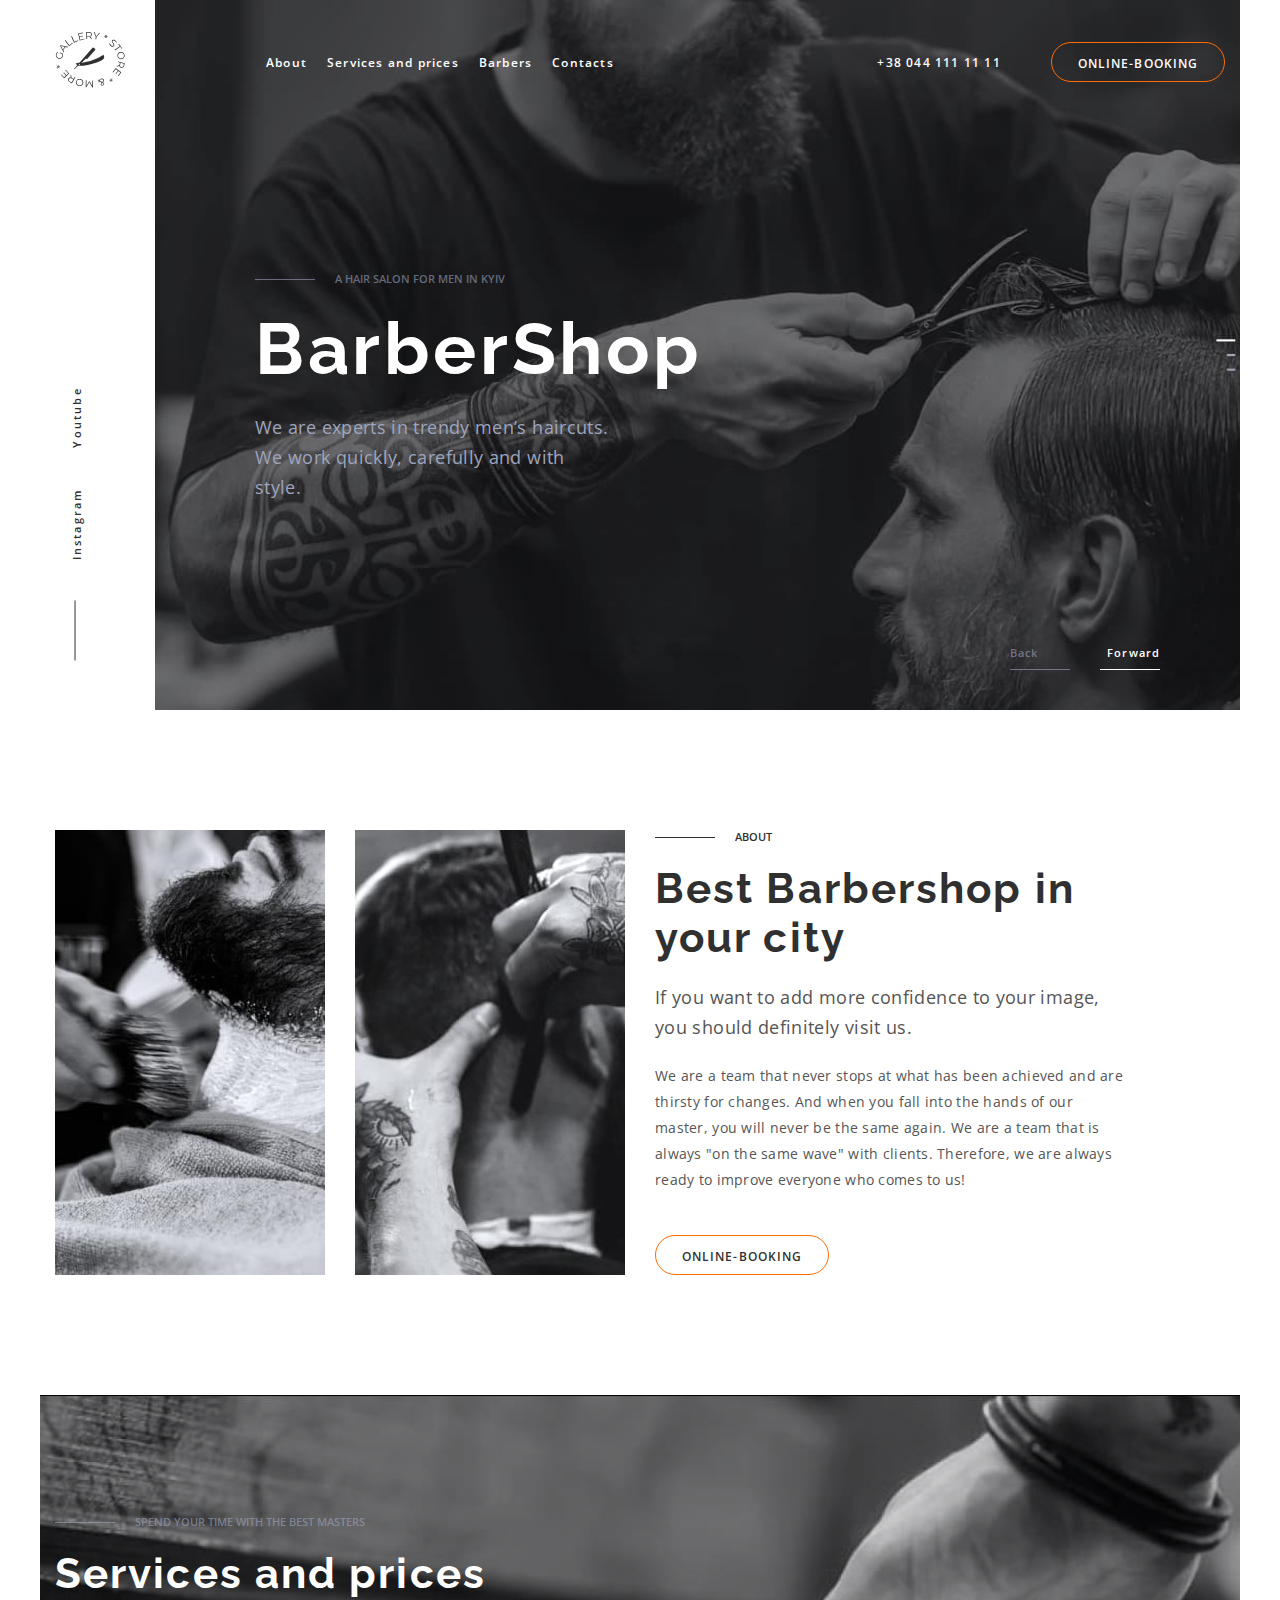
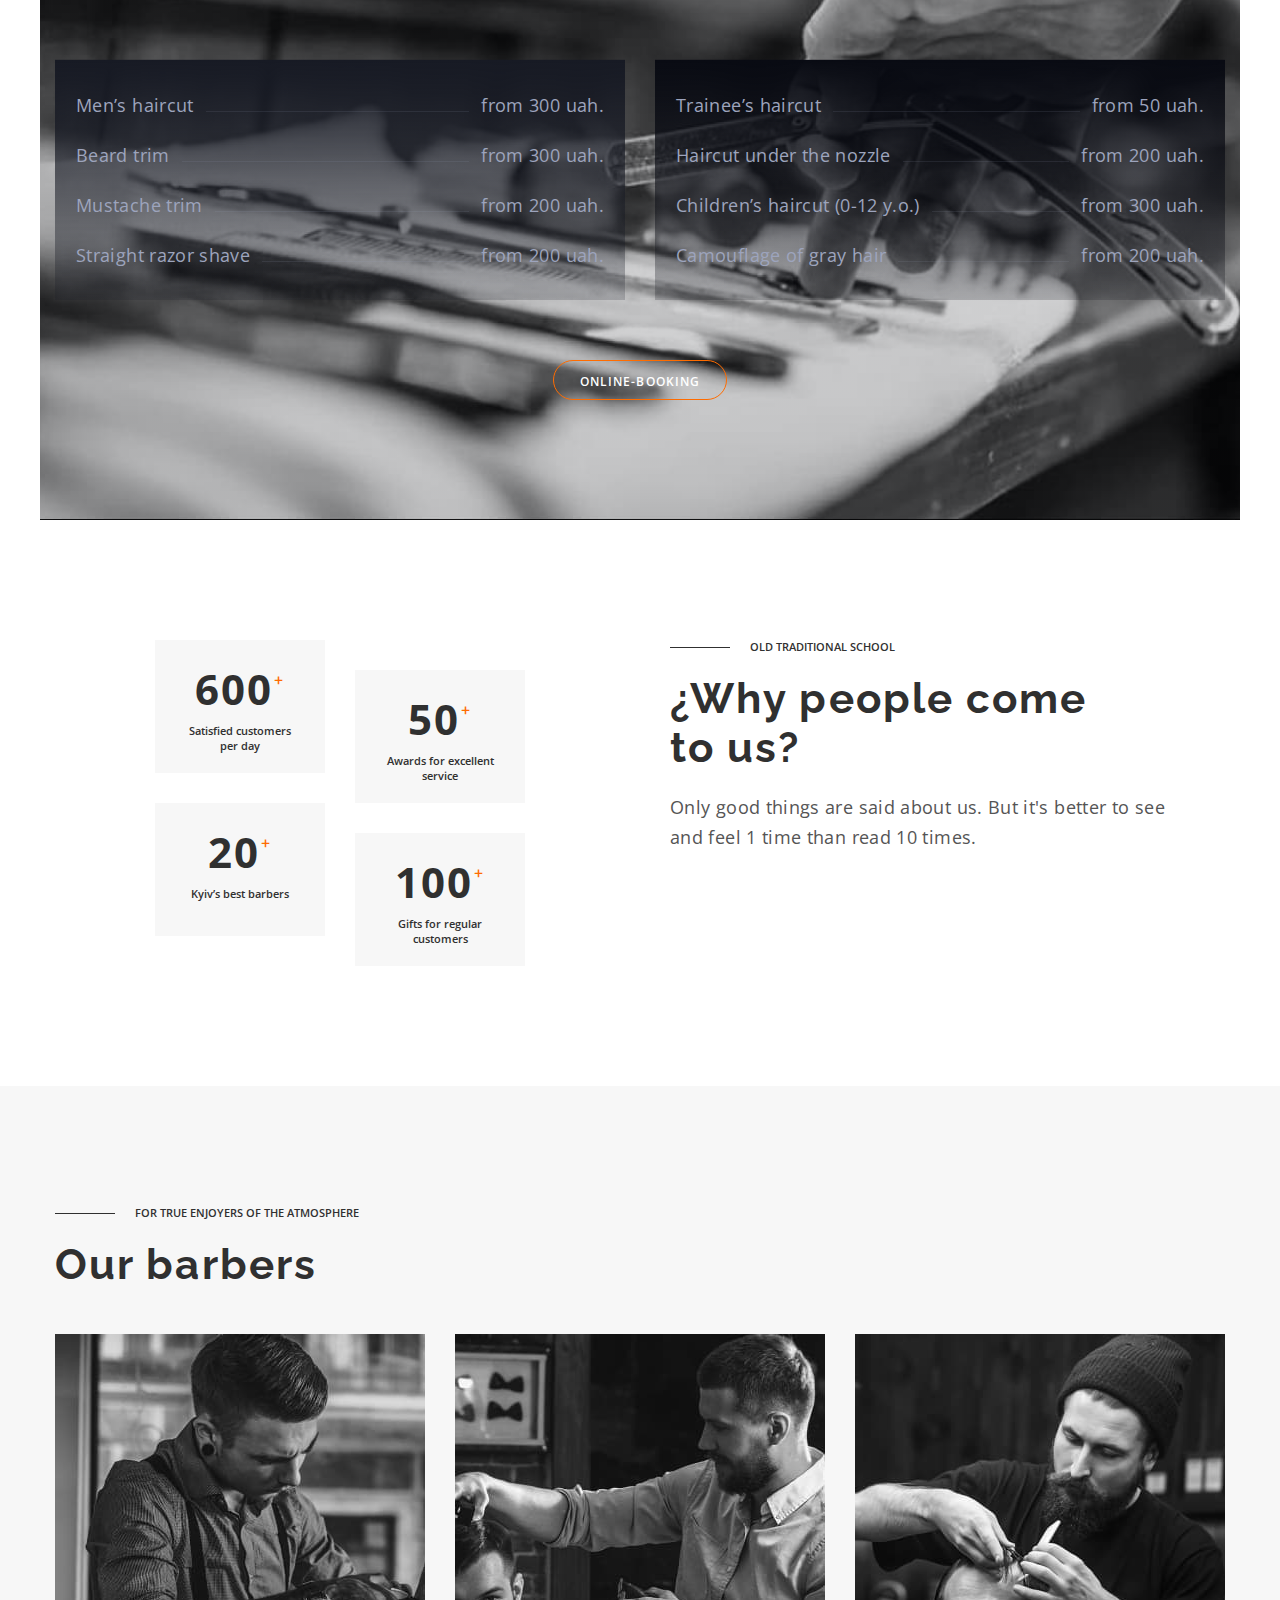
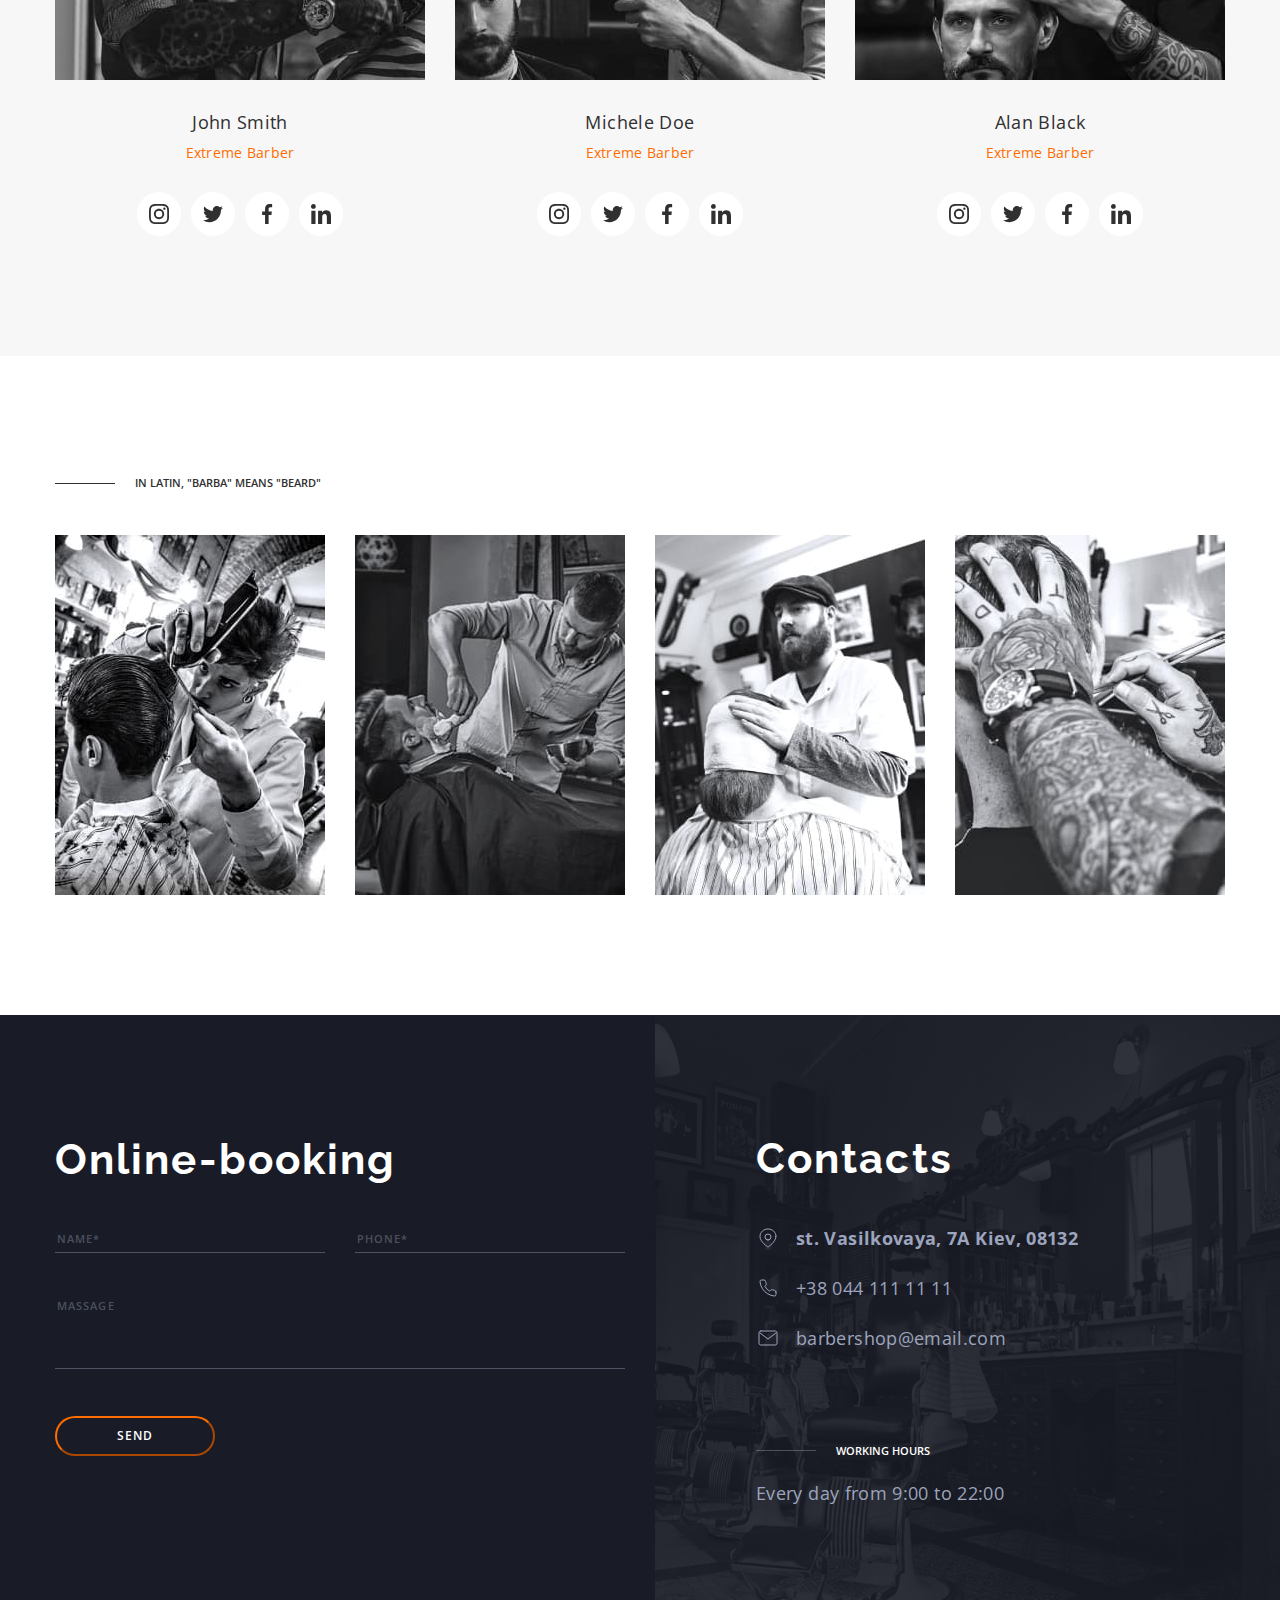
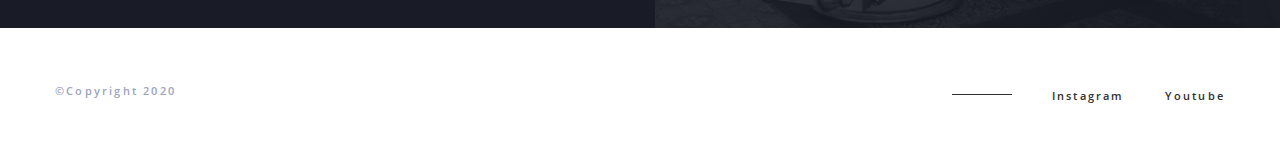
<file: index.html>
<!DOCTYPE html>
<html lang="en">
  <head>
    <meta charset="UTF-8" />
    <meta http-equiv="X-UA-Compatible" content="IE=edge" />
    <meta name="viewport" content="width=device-width, initial-scale=1.0" />
    <link rel="preconnect" href="https://fonts.googleapis.com" />
    <link rel="preconnect" href="https://fonts.gstatic.com" crossorigin />
    <link
      rel="stylesheet"
      href="https://cdnjs.cloudflare.com/ajax/libs/modern-normalize/1.1.0/modern-normalize.css"
      integrity="sha512-Y0MM+V6ymRKN2zStTqzQ227DWhhp4Mzdo6gnlRnuaNCbc+YN/ZH0sBCLTM4M0oSy9c9VKiCvd4Jk44aCLrNS5Q=="
      crossorigin="anonymous"
      referrerpolicy="no-referrer"
    />
    <link
      href="https://fonts.googleapis.com/css2?family=Montserrat:wght@700&family=Open+Sans:wght@400;600;700&family=Raleway:wght@400;700&display=swap"
      rel="stylesheet"
    />
    <link
      rel="stylesheet"
      href="https://cdnjs.cloudflare.com/ajax/libs/animate.css/4.1.1/animate.min.css"
    />
    <link rel="stylesheet" href="./css/main.min.css" />
    <title>FS73</title>
  </head>
  <body>
    <div class="mobile-menu js-menu-container">
      <div>
        <button class="mobile-menu__btn-close js-close-menu" type="button">
          <svg class="mobile-menu__icon" width="40" height="40">
            <use href="./images/icon.svg#icon-close_40px">"</use>
          </svg>
        </button>

        <ul class="list mobile-menu__list">
          <li><a class="mobile-menu__link" href="#about">About</a></li>
          <li>
            <a class="mobile-menu__link" href="#prices">Services and prices</a>
          </li>
          <li><a class="mobile-menu__link" href="#barbers">Barbers</a></li>
          <li>
            <a class="mobile-menu__link" href="#contacts">Contacts</a>
          </li>
        </ul>
      </div>
      <div>
        <a class="mobile-menu__link" href="tel:+380441111111"
          >+38 044 111 11 11</a
        >
        <button class="btn mobile-menu__btn" type="button">
          <a href="#booking">Online-booking</a>
        </button>
      </div>
      <ul class="list mobile-menu__soc-list">
        <li>
          <a
            class="mobile-menu__soc-link"
            href="https://www.instagram.com/"
            target="_blank"
            rel="noopener noreferrer"
            >Instagram</a
          >
        </li>
        <li>
          <a
            class="mobile-menu__soc-link"
            href="https://www.youtube.com/watch?v=i6osg9wAn74"
            target="_blank"
            rel="noopener noreferrer"
            >Youtube</a
          >
        </li>
      </ul>
    </div>
    <header class="header">
      <div class="container header__container">
        <a class="logo">
          <svg class="logo__icon" width="70" height="56">
            <use href="./images/icon.svg#icon-Logo">"</use>
          </svg>
        </a>
        <nav class="navigation">
          <ul class="list navigation__list">
            <li class="animate__animated animate__shakeX">
              <a class="navigation__link" href="#about">About</a>
            </li>
            <li class="animate__animated animate__shakeY">
              <a class="navigation__link" href="#prices">Services and prices</a>
            </li>
            <li class="animate__animated animate__shakeX">
              <a class="navigation__link" href="#barbers">Barbers</a>
            </li>
            <li class="animate__animated animate__shakeY">
              <a class="navigation__link" href="#contacts">Contacts</a>
            </li>
          </ul>
        </nav>
        <div class="contacts-nav">
          <div class="animate__animated animate__heartBeat">
            <a class="contacts-nav__link" href="tel:+380441111111"
              >+38 044 111 11 11</a
            >
          </div>
          <div>
            <button
              class="btn contacts-nav__btn animate__animated animate__zoomInRight"
              type="button"
            >
              <a href="#booking">Online-booking</a>
            </button>
          </div>
        </div>
        <button class="open-btn js-open-menu" type="button">
          <svg class="open-icon" width="40" height="40">
            <use href="./images/icon.svg#icon-menu_40px">"</use>
          </svg>
        </button>
      </div>
    </header>

    <main>
      <section class="hero">
        <div class="container hero__container">
          <ul class="list hero-network">
            <div class="hero-network__contain">
              <li class="hero-network__befor-link"></li>
              <li>
                <a
                  class="hero-network__link"
                  href="https://www.instagram.com/"
                  target="_blank"
                  rel="noopener noreferrer"
                  >Instagram</a
                >
              </li>
              <li>
                <a
                  class="hero-network__link"
                  href="https://www.youtube.com/watch?v=i6osg9wAn74"
                  target="_blank"
                  rel="noopener noreferrer"
                  >Youtube</a
                >
              </li>
            </div>
          </ul>
          <div class="hero-container">
            <p class="uptitle hero-uptitle">A hair salon for men in Kyiv</p>
            <h1 class="hero-title animate__animated animate__bounceInUp">
              BarberShop
            </h1>
            <p class="subtitle hero-subtitle">
              We are experts in trendy men’s haircuts. We work quickly,
              carefully and with style.
            </p>
            <ul class="list forward-back">
              <li class="forward-back__item">
                <a class="forward-back__link"
                  ><span class="forward-back__text">Back</span></a
                >
              </li>
              <li class="forward-back__item forward-back__item--white-line">
                <a class="forward-back__link"
                  ><span
                    class="forward-back__text forward-back__text--text-right"
                    >Forward</span
                  ></a
                >
              </li>
            </ul>
          </div>
        </div>
      </section>
      <section class="about" id="about">
        <div class="container about__container">
          <ul class="list beards-photo">
            <li class="beards-photo__item">
              <picture>
                <source
                  media="(min-width: 1200px)"
                  srcset="
                    ./images/1about-desk@1.jpg 1x,
                    ./images/1about-desk@2.jpg 2x
                  "
                />
                <source
                  media="(min-width: 768px)"
                  srcset="
                    ./images/1about-tab@1.jpg 1x,
                    ./images/1about-tab@2.jpg 2x
                  "
                />
                <img
                  src="./images/1about-desk@1.jpg 1x, ./images/1about-desk@2.jpg 2x"
                  alt="beard1"
                />
              </picture>
            </li>
            <li class="beards-photo__item">
              <picture>
                <source
                  media="(min-width: 1200px)"
                  srcset="
                    ./images/2about-desk@1.jpg 1x,
                    ./images/2about-desk@2.jpg 2x
                  "
                />
                <source
                  media="(min-width: 768px)"
                  srcset="
                    ./images/2about-tab@1.jpg 1x,
                    ./images/2about-tab@2.jpg 2x
                  "
                />
                <img
                  src="./images/2about-desk@1.jpg 1x, ./images/2about-desk@2.jpg 2x"
                  alt="beard1"
                />
              </picture>
            </li>
          </ul>
          <div class="about-wrap">
            <p class="uptitle about-uptitle">About</p>
            <h2 class="section-title about-title">
              Best Barbershop in your city
            </h2>
            <p class="subtitle about-subtitle">
              If you want to add more confidence to your image, you should
              definitely visit us.
            </p>
            <p class="about-text">
              We are a team that never stops at what has been achieved and are
              thirsty for changes. And when you fall into the hands of our
              master, you will never be the same again. We are a team that is
              always "on the same wave" with clients. Therefore, we are always
              ready to improve everyone who comes to us!
            </p>
            <button type="button" class="btn about-btn">
              <a href="#booking">Online-booking</a>
            </button>
          </div>
        </div>
      </section>

      <section class="prices" id="prices">
        <div class="container prices__container">
          <p class="uptitle prices-uptitle">
            Spend your time with the best masters
          </p>
          <h2 class="section-title prices-title">Services and prices</h2>
          <div class="prices-wrap">
            <ul class="prices-list">
              <li class="prices-list__item">
                <p class="prices-list__text">Men’s haircut</p>
                <span class="prices-list__text">from 300 uah.</span>
              </li>
              <li class="prices-list__item">
                <p class="prices-list__text">Beard trim</p>
                <span class="prices-list__text">from 300 uah.</span>
              </li>
              <li class="prices-list__item">
                <p class="prices-list__text">Mustache trim</p>
                <span class="prices-list__text">from 200 uah.</span>
              </li>
              <li class="prices-list__item">
                <p class="prices-list__text">Straight razor shave</p>
                <span class="prices-list__text">from 200 uah.</span>
              </li>
            </ul>
            <ul class="prices-list">
              <li class="prices-list__item">
                <p class="prices-list__text">Trainee’s haircut</p>
                <span class="prices-list__text">from 50 uah.</span>
              </li>
              <li class="prices-list__item">
                <p class="prices-list__text">Haircut under the nozzle</p>
                <span class="prices-list__text">from 200 uah.</span>
              </li>
              <li class="prices-list__item">
                <p class="prices-list__text">Children’s haircut (0-12 y.o.)</p>
                <span class="prices-list__text">from 300 uah.</span>
              </li>
              <li class="prices-list__item">
                <p class="prices-list__text">Camouflage of gray hair</p>
                <span class="prices-list__text">from 200 uah.</span>
              </li>
            </ul>
          </div>
          <button type="button" class="btn prices-list__btn">
            <a href="#booking">Online-booking</a>
          </button>
        </div>
      </section>
      <section class="benefits">
        <div class="container benefits__container">
          <ul class="list benefits-list">
            <li class="benefits-list__item">
              <span class="benefits-list__count"
                >600<sup class="benefits-list__plus">+</sup></span
              >
              <p class="benefits-list__text">Satisfied customers per day</p>
            </li>
            <li class="benefits-list__item">
              <span class="benefits-list__count"
                >50<sup class="benefits-list__plus">+</sup></span
              >
              <p class="benefits-list__text">Awards for excellent service</p>
            </li>
            <li class="benefits-list__item">
              <span class="benefits-list__count"
                >20<sup class="benefits-list__plus">+</sup></span
              >
              <p class="benefits-list__text">Kyiv’s best barbers</p>
            </li>
            <li class="benefits-list__item">
              <span class="benefits-list__count"
                >100<sup class="benefits-list__plus">+</sup></span
              >
              <p class="benefits-list__text">Gifts for regular customers</p>
            </li>
          </ul>
          <div class="benefits-wrap">
            <p class="uptitle benefit-uptitle">Old traditional school</p>
            <h2 class="section-title benefits-title">
              ¿Why people come to us?
            </h2>
            <p class="subtitle benefits-subtitle">
              Only good things are said about us. But it's better to see and
              feel 1 time than read 10 times.
            </p>
          </div>
        </div>
      </section>
      <section class="barbers" id="barbers">
        <div class="container barbers__container">
          <p class="uptitle barbers-uptitle">
            For true enjoyers of the atmosphere
          </p>
          <h2 class="section-title barbers-title">Our barbers</h2>
          <ul class="list barbers-list">
            <li class="barbers-list__item">
              <picture>
                <source
                  media="(min-width: 1200px)"
                  srcset="
                    ./images/barbers/1barbers-desk@1.jpg 1x,
                    ./images/barbers/1barbers-desk@2.jpg 2x
                  "
                />
                <source
                  media="(min-width: 768px)"
                  srcset="
                    ./images/barbers/1barbers-tab@1.jpg 1x,
                    ./images/barbers/1barbers-tab@2.jpg 2x
                  "
                />
                <source
                  media="(max-width: 767px)"
                  srcset="
                    ./images/barbers/1barbers-mob@1.jpg 1x,
                    ./images/barbers/1barbers-mob@2.jpg 2x
                  "
                />
                <img
                  src="./images/barbers/1barbers-tab@1.jpg     1x,
                    ./images/barbers/1barbers-tab@2.jpg 2x"
                  alt="John Smith"
                />
              </picture>
              <h3 class="barbers-list__title">John Smith</h3>
              <p class="barbers-list__text">Extreme Barber</p>
              <ul class="soc-list list">
                <li class="soc-list__item">
                  <a
                    class="soc-list__link"
                    href="http://"
                    target="_blank"
                    rel="noopener noreferrer"
                  >
                    <svg class="soc-list__icon" width="20" height="20">
                      <use href="./images/icon.svg#icon-instagram"></use>
                    </svg>
                  </a>
                </li>
                <li class="soc-list__item">
                  <a
                    class="soc-list__link"
                    href="http://"
                    target="_blank"
                    rel="noopener noreferrer"
                  >
                    <svg class="soc-list__icon" width="20" height="20">
                      <use href="./images/icon.svg#icon-twitter"></use>
                    </svg>
                  </a>
                </li>
                <li class="soc-list__item">
                  <a
                    class="soc-list__link"
                    href="http://"
                    target="_blank"
                    rel="noopener noreferrer"
                  >
                    <svg class="soc-list__icon" width="20" height="20">
                      <use href="./images/icon.svg#icon-facebook"></use>
                    </svg>
                  </a>
                </li>
                <li class="soc-list__item">
                  <a
                    class="soc-list__link"
                    href="http://"
                    target="_blank"
                    rel="noopener noreferrer"
                  >
                    <svg class="soc-list__icon" width="20" height="20">
                      <use href="./images/icon.svg#icon-linkedin"></use>
                    </svg>
                  </a>
                </li>
              </ul>
            </li>
            <li class="barbers-list__item">
              <picture>
                <source
                  media="(min-width: 1200px)"
                  srcset="
                    ./images/barbers/2barbers-desk@1.jpg 1x,
                    ./images/barbers/2barbers-desk@2.jpg 2x
                  "
                />
                <source
                  media="(min-width: 768px)"
                  srcset="
                    ./images/barbers/2barbers-tab@1.jpg 1x,
                    ./images/barbers/2barbers-tab@2.jpg 2x
                  "
                />
                <source
                  media="(max-width: 767px)"
                  srcset="
                    ./images/barbers/2barbers-mob@1.jpg 1x,
                    ./images/barbers/2barbers-mob@2.jpg 2x
                  "
                />
                <img
                  src="./images/barbers/2barbers-tab@1.jpg     1x,
                    ./images/barbers/2barbers-tab@2.jpg 2x"
                  alt="Michele Doe"
                />
              </picture>
              <h3 class="barbers-list__title">Michele Doe</h3>
              <p class="barbers-list__text">Extreme Barber</p>
              <ul class="soc-list list">
                <li class="soc-list__item">
                  <a
                    class="soc-list__link"
                    href="http://"
                    target="_blank"
                    rel="noopener noreferrer"
                  >
                    <svg class="soc-list__icon" width="20" height="20">
                      <use href="./images/icon.svg#icon-instagram"></use>
                    </svg>
                  </a>
                </li>
                <li class="soc-list__item">
                  <a
                    class="soc-list__link"
                    href="http://"
                    target="_blank"
                    rel="noopener noreferrer"
                  >
                    <svg class="soc-list__icon" width="20" height="20">
                      <use href="./images/icon.svg#icon-twitter"></use>
                    </svg>
                  </a>
                </li>
                <li class="soc-list__item">
                  <a
                    class="soc-list__link"
                    href="http://"
                    target="_blank"
                    rel="noopener noreferrer"
                  >
                    <svg class="soc-list__icon" width="20" height="20">
                      <use href="./images/icon.svg#icon-facebook"></use>
                    </svg>
                  </a>
                </li>
                <li class="soc-list__item">
                  <a
                    class="soc-list__link"
                    href="http://"
                    target="_blank"
                    rel="noopener noreferrer"
                  >
                    <svg class="soc-list__icon" width="20" height="20">
                      <use href="./images/icon.svg#icon-linkedin"></use>
                    </svg>
                  </a>
                </li>
              </ul>
            </li>
            <li class="barbers-list__item">
              <picture>
                <source
                  media="(min-width: 1200px)"
                  srcset="
                    ./images/barbers/3barbers-desk@1.jpg 1x,
                    ./images/barbers/3barbers-desk@2.jpg 2x
                  "
                />
                <source
                  media="(min-width: 768px)"
                  srcset="
                    ./images/barbers/3barbers-tab@1.jpg 1x,
                    ./images/barbers/3barbers-tab@2.jpg 2x
                  "
                />
                <source
                  media="(max-width: 767px)"
                  srcset="
                    ./images/barbers/3barbers-mob@1.jpg 1x,
                    ./images/barbers/3barbers-mob@2.jpg 2x
                  "
                />
                <img
                  src="./images/barbers/3barbers-tab@1.jpg     1x,
                    ./images/barbers/3barbers-tab@2.jpg 2x"
                  alt="Alan Black"
                />
              </picture>
              <h3 class="barbers-list__title">Alan Black</h3>
              <p class="barbers-list__text">Extreme Barber</p>
              <ul class="soc-list list">
                <li class="soc-list__item">
                  <a
                    class="soc-list__link"
                    href="http://"
                    target="_blank"
                    rel="noopener noreferrer"
                  >
                    <svg class="soc-list__icon" width="20" height="20">
                      <use href="./images/icon.svg#icon-instagram"></use>
                    </svg>
                  </a>
                </li>
                <li class="soc-list__item">
                  <a
                    class="soc-list__link"
                    href="http://"
                    target="_blank"
                    rel="noopener noreferrer"
                  >
                    <svg class="soc-list__icon" width="20" height="20">
                      <use href="./images/icon.svg#icon-twitter"></use>
                    </svg>
                  </a>
                </li>
                <li class="soc-list__item">
                  <a
                    class="soc-list__link"
                    href="http://"
                    target="_blank"
                    rel="noopener noreferrer"
                  >
                    <svg class="soc-list__icon" width="20" height="20">
                      <use href="./images/icon.svg#icon-facebook"></use>
                    </svg>
                  </a>
                </li>
                <li class="soc-list__item">
                  <a
                    class="soc-list__link"
                    href="http://"
                    target="_blank"
                    rel="noopener noreferrer"
                  >
                    <svg class="soc-list__icon" width="20" height="20">
                      <use href="./images/icon.svg#icon-linkedin"></use>
                    </svg>
                  </a>
                </li>
              </ul>
            </li>
          </ul>
        </div>
      </section>
      <section class="portfolio">
        <div class="container portfolio__container">
          <p class="uptitle portfolio-uptitle">
            In Latin, "barba" means "beard"
          </p>
          <h2 class="visually-hidden">Portfolio</h2>
          <ul class="list portfolio-list">
            <li class="portfolio-list__item">
              <picture>
                <source
                  media="(min-width: 1200px)"
                  srcset="
                    ./images/portfolio/1portf-desk@1.jpg 1x,
                    ./images/portfolio/1portf-desk@2.jpg 2x
                  "
                />
                <source
                  media="(min-width: 768px)"
                  srcset="
                    ./images/portfolio/1portf-tab@1.jpg 1x,
                    ./images/portfolio/1portf-tab@2.jpg 2x
                  "
                />
                <source
                  media="(max-width: 767px)"
                  srcset="
                    ./images/portfolio/1portf-mob@1.jpg 1x,
                    ./images/portfolio/1portf-mob@2.jpg 2x
                  "
                />
                <img
                  src="./images/portfolio/1portf-mob@1.jpg 1x,
                    ./images/portfolio/1portf-mob@2.jpg 2x"
                  alt="haircut1"
                />
              </picture>
            </li>
            <li class="portfolio-list__item">
              <picture>
                <source
                  media="(min-width: 1200px)"
                  srcset="
                    ./images/portfolio/2portf-desk@1.jpg 1x,
                    ./images/portfolio/2portf-desk@2.jpg 2x
                  "
                />
                <source
                  media="(min-width: 768px)"
                  srcset="
                    ./images/portfolio/2portf-tab@1.jpg 1x,
                    ./images/portfolio/2portf-tab@2.jpg 2x
                  "
                />
                <source
                  media="(max-width: 767px)"
                  srcset="
                    ./images/portfolio/2portf-mob@1.jpg 1x,
                    ./images/portfolio/2portf-mob@2.jpg 2x
                  "
                />
                <img
                  src="./images/portfolio/2portf-mob@1.jpg 1x,
                    ./images/portfolio/2portf-mob@2.jpg 2x"
                  alt="haircut2"
                />
              </picture>
            </li>
            <li class="portfolio-list__item">
              <picture>
                <source
                  media="(min-width: 1200px)"
                  srcset="
                    ./images/portfolio/3portf-desk@1.jpg 1x,
                    ./images/portfolio/3portf-desk@2.jpg 2x
                  "
                />
                <source
                  media="(min-width: 768px)"
                  srcset="
                    ./images/portfolio/3portf-tab@1.jpg 1x,
                    ./images/portfolio/3portf-tab@2.jpg 2x
                  "
                />
                <source
                  media="(max-width: 767px)"
                  srcset="
                    ./images/portfolio/3portf-mob@1.jpg 1x,
                    ./images/portfolio/3portf-mob@2.jpg 2x
                  "
                />
                <img
                  src="./images/portfolio/3portf-mob@1.jpg 1x,
                    ./images/portfolio/3portf-mob@2.jpg 2x"
                  alt="haircut3"
                />
              </picture>
            </li>
            <li class="portfolio-list__item">
              <picture>
                <source
                  media="(min-width: 1200px)"
                  srcset="
                    ./images/portfolio/4portf-desk@1.jpg 1x,
                    ./images/portfolio/4portf-desk@2.jpg 2x
                  "
                />
                <source
                  media="(min-width: 768px)"
                  srcset="
                    ./images/portfolio/4portf-tab@1.jpg 1x,
                    ./images/portfolio/4portf-tab@2.jpg 2x
                  "
                />
                <source
                  media="(max-width: 767px)"
                  srcset="
                    ./images/portfolio/4portf-mob@1.jpg 1x,
                    ./images/portfolio/4portf-mob@2.jpg 2x
                  "
                />
                <img
                  src="./images/portfolio/4portf-mob@1.jpg 1x,
                    ./images/portfolio/4portf-mob@2.jpg 2x"
                  alt="haircut4"
                />
              </picture>
            </li>
          </ul>
        </div>
      </section>
      <div class="container-wrap">
        <div class="container booking-contacts__container">
          <section class="booking" id="booking">
            <div class="container-booking">
              <h2 class="section-title booking-title">Online-booking</h2>
              <form class="booking-form">
                <div class="booking-form__contain">
                  <input
                    class="booking-form__input"
                    type="text"
                    name="user-name"
                    placeholder="NAME*"
                    title="NAME*"
                  />
                  <input
                    class="booking-form__input"
                    type="tel"
                    name="user-phone"
                    placeholder="PHONE*"
                    title="PHONE*"
                  />
                </div>
                <textarea
                  class="booking-form__textarea"
                  name="user-text"
                  placeholder="MASSAGE"
                  title="MASSAGE"
                ></textarea>
                <button class="booking-form__button" type="submit">SEND</button>
              </form>
            </div>
          </section>
          <section class="contacts" id="contacts">
            <div class="contacts-wrap">
              <h2 class="section-title contacts-title">Contacts</h2>
              <address class="address">
                <ul class="list address-list">
                  <li class="address-list__item">
                    <a
                      class="address-list__link address-list__link-bold"
                      href="https://goo.gl/maps/QTgezLam2kNp7VkA6"
                      target="_blank"
                      rel="noopener noreferrer"
                      ><svg class="address-list__icon" width="24" height="24">
                        <use href="./images/icon.svg#icon-map-pin">"</use>
                      </svg>
                      st. Vasilkovaya, 7A Kiev, 08132</a
                    >
                  </li>
                  <li class="address-list__item">
                    <a class="address-list__link" href="tel:+380441111111"
                      ><svg class="address-list__icon" width="24" height="24">
                        <use href="./images/icon.svg#icon-phone">"</use>
                      </svg>
                      +38 044 111 11 11
                    </a>
                  </li>
                  <li class="address-list__item">
                    <a
                      class="address-list__link"
                      href="mailto:barbershop@email.com"
                      ><svg class="address-list__icon" width="24" height="24">
                        <use href="./images/icon.svg#icon-mail">"</use>
                      </svg>
                      barbershop@email.com</a
                    >
                  </li>
                </ul>
              </address>
            </div>
            <div class="working-container">
              <span class="working-title">Working hours</span>
              <p class="working-text">Every day from 9:00 to 22:00</p>
            </div>
          </section>
        </div>
      </div>
    </main>
    <footer class="footer">
      <div class="container footer__container">
        <p class="footer-copy">&#169;Copyright 2020</p>
        <ul class="list footer-network">
          <li>
            <a
              class="footer-network__link"
              href="https://www.instagram.com/"
              target="_blank"
              rel="noopener noreferrer"
              >Instagram</a
            >
          </li>
          <li>
            <a
              class="footer-network__link"
              href="https://www.youtube.com/watch?v=i6osg9wAn74"
              target="_blank"
              rel="noopener noreferrer"
              >Youtube</a
            >
          </li>
        </ul>
      </div>
    </footer>
    <script src="./js/mobile-menu.js"></script>
  </body>
</html>
</file>
<file: css/main.min.css>
:root{--color-font-major: #303030;--color-font-minor: #555555;--color-font-background-major: #9da4bd;--color-font-background-minor: #ffffff;--color-accent: #ff6c00;--background-major: #ffffff;--background-minor: #f7f7f7;--font-ral: "Raleway", sans-serif;--duration: 250ms;--cubic: cubic-bezier(0.17, 0.67, 0.83, 0.67);--bg-prices-grad: linear-gradient( rgba(17, 19, 25, 0.2), rgba(17, 19, 25, 0.2) )}.visually-hidden{position:absolute;width:1px;height:1px;margin:-1px;border:0;padding:0;white-space:nowrap;-webkit-clip-path:inset(100%);clip-path:inset(100%);clip:rect(0 0 0 0);overflow:hidden}.container{margin-right:auto;margin-left:auto;width:100%;padding-left:30px;padding-right:30px}@media screen and (min-width: 480px){.container{width:480px}}@media screen and (min-width: 768px){.container{width:768px;padding-left:40px;padding-right:40px}}@media screen and (min-width: 1200px){.container{width:1200px;padding-left:15px;padding-right:15px}}body{font-family:"Open Sans",sans-serif;background-color:var(--background-major)}.list{list-style:none;margin:0;padding:0}img{display:block;width:100%;height:auto}h1,h2,h3,h4,h5,h6,p{margin:0;padding:0}#list-id{list-style:decimal}a{text-decoration:none}.uptitle{display:-webkit-box;display:-ms-flexbox;display:flex;-webkit-box-align:center;-ms-flex-align:center;align-items:center;gap:20px;font-weight:600;font-size:11px;line-height:1.36;text-transform:uppercase}.uptitle::before{content:"";width:60px;height:1px;background-color:currentColor}.subtitle{font-size:18px;line-height:1.67;letter-spacing:.02em}.section-title{font-family:"Raleway",sans-serif;font-size:42px;line-height:1.16;letter-spacing:.05em}.btn{min-width:160px;height:40px;cursor:pointer;border:1px solid var(--color-accent);border-radius:25px;background-color:inherit}.btn a{display:block;padding:12px 20px;font-family:inherit;font-weight:600;font-size:12px;line-height:1.33;letter-spacing:.09em;text-transform:uppercase;color:inherit}.header__container{position:absolute;left:50%;top:32px;display:-webkit-box;display:-ms-flexbox;display:flex;-webkit-box-pack:justify;-ms-flex-pack:justify;justify-content:space-between;-webkit-box-align:center;-ms-flex-align:center;align-items:center;background:rgba(0,0,0,0);-webkit-transform:translate(-50%);transform:translate(-50%);z-index:2}@media screen and (min-width: 768px){.header__container{-webkit-box-pack:start;-ms-flex-pack:start;justify-content:start;-webkit-box-align:center;-ms-flex-align:center;align-items:center;top:0}}@media screen and (min-width: 1200px){.header__container{top:32px}}.logo{color:var(--color-font-major);-webkit-transition:color var(--duration) var(--cubic);transition:color var(--duration) var(--cubic)}.logo:hover,.logo:focus{color:var(--color-accent)}.logo{margin-right:131px;-webkit-animation:spin 5s linear infinite;animation:spin 5s linear infinite}@media screen and (min-width: 768px)and (max-width: 1199px){.logo{margin-right:60px}}@-webkit-keyframes spin{0%{-webkit-transform:rotateY(0deg);transform:rotateY(0deg)}100%{-webkit-transform:rotateY(360deg);transform:rotateY(360deg)}}@keyframes spin{0%{-webkit-transform:rotateY(0deg);transform:rotateY(0deg)}100%{-webkit-transform:rotateY(360deg);transform:rotateY(360deg)}}.logo__icon{fill:currentColor}@media screen and (max-width: 767px){.logo__icon{fill:var(--color-font-background-minor)}}.navigation{margin-right:auto}@media screen and (max-width: 767px){.navigation{display:none}}.navigation__list{display:-webkit-box;display:-ms-flexbox;display:flex}.navigation__link{padding:10px;text-decoration:none;font-weight:600;font-size:12px;line-height:1.33;letter-spacing:.1em;color:var(--color-font-background-minor);-webkit-transition:color var(--duration) var(--cubic);transition:color var(--duration) var(--cubic)}.navigation__link:hover,.navigation__link:focus{color:var(--color-accent)}.contacts-nav{display:-webkit-box;display:-ms-flexbox;display:flex;-webkit-box-align:center;-ms-flex-align:center;align-items:center;background-color:inherit}@media screen and (max-width: 767px){.contacts-nav{display:none}}@media screen and (min-width: 768px)and (max-width: 1199px){.contacts-nav{-webkit-box-orient:vertical;-webkit-box-direction:reverse;-ms-flex-direction:column-reverse;flex-direction:column-reverse;-webkit-box-align:end;-ms-flex-align:end;align-items:flex-end;gap:10px;margin-top:45px}}.contacts-nav__link{padding:10px;font-weight:600;font-size:12px;line-height:1.3333;letter-spacing:.1em;text-transform:uppercase;text-decoration:none;color:var(--color-font-background-minor);-webkit-transition:color var(--duration) var(--cubic);transition:color var(--duration) var(--cubic)}.contacts-nav__link:hover,.contacts-nav__link:focus{color:var(--color-accent)}.contacts-nav__btn{margin-left:40px;color:var(--color-font-background-minor);-webkit-transition:background-color var(--duration) var(--cubic);transition:background-color var(--duration) var(--cubic)}@media screen and (min-width: 768px)and (max-width: 1199px){.contacts-nav__btn{margin-left:0}}.contacts-nav__btn:hover,.contacts-nav__btn:focus{background-color:var(--color-accent)}.open-btn{border:none;background-color:rgba(0,0,0,0);cursor:pointer}@media screen and (min-width: 767px){.open-btn{display:none}}.open-icon{fill:var(--color-font-background-minor);-webkit-transition:fill 250ms linear;transition:fill 250ms linear}.open-btn:hover .open-icon{fill:var(--color-accent)}.mobile-menu{position:fixed;overflow:scroll;display:-webkit-box;display:-ms-flexbox;display:flex;-webkit-box-orient:vertical;-webkit-box-direction:normal;-ms-flex-direction:column;flex-direction:column;-webkit-box-pack:justify;-ms-flex-pack:justify;justify-content:space-between;width:70vw;height:100vh;top:0;right:0;-webkit-transform:translateX(100%);transform:translateX(100%);padding-top:100px;padding-bottom:100px;padding-left:40px;z-index:3;outline:dashed 1px red;background-color:var(--color-font-background-minor);-webkit-box-shadow:-4px 0px 8px rgba(0,0,0,.04),-2px 0px 4px rgba(0,0,0,.08),-1px 0px 3px rgba(0,0,0,.16);box-shadow:-4px 0px 8px rgba(0,0,0,.04),-2px 0px 4px rgba(0,0,0,.08),-1px 0px 3px rgba(0,0,0,.16);-webkit-transition:-webkit-transform 250ms linear;transition:-webkit-transform 250ms linear;transition:transform 250ms linear;transition:transform 250ms linear, -webkit-transform 250ms linear}@media screen and (min-width: 767px){.mobile-menu{display:none}}.mobile-menu.is-open{-webkit-transform:translateX(0);transform:translateX(0)}.mobile-menu__btn-close{position:absolute;top:48px;right:48px;-webkit-transform:translate(50%, -50%);transform:translate(50%, -50%);background-color:rgba(0,0,0,0);border:none;cursor:pointer}.mobile-menu__btn-close:hover .mobile-menu__icon{fill:var(--color-accent)}.mobile-menu__icon{-webkit-transition:fill 250ms linear;transition:fill 250ms linear}.mobile-menu__link{display:block;text-decoration:none;font-weight:600;font-size:18px;line-height:culc(25/18);letter-spacing:.1em;margin-bottom:24px;color:var(--color-font-major);-webkit-transition:color 250ms linear;transition:color 250ms linear}.mobile-menu__link:hover{color:var(--color-accent)}.mobile-menu__btn{width:194px;min-height:40px;font-weight:600;font-size:12px;line-height:culc(16/12);letter-spacing:.09em;text-transform:uppercase;-webkit-transition:background-color 250ms linear;transition:background-color 250ms linear}.mobile-menu__btn:hover{background-color:var(--color-accent)}.mobile-menu__soc-list{position:relative;padding-left:100px}.mobile-menu__soc-list::before{position:absolute;top:25px;left:0;content:"";width:60px;height:1px;background-color:var(--color-font-major)}.mobile-menu__soc-link{display:block;text-decoration:none;font-weight:600;font-size:14px;line-height:culc(19/14);letter-spacing:.2em;margin-bottom:24px;color:var(--color-font-major);-webkit-transition:color 250ms linear;transition:color 250ms linear}.mobile-menu__soc-link:hover{color:var(--color-accent)}.mobile-menu__soc-link:first-child{margin-top:20px}.hero__container{position:relative;display:-webkit-box;display:-ms-flexbox;display:flex;padding-right:0}@media screen and (max-width: 767px){.hero__container{padding-left:0}}.hero-network{position:relative;display:-webkit-box;display:-ms-flexbox;display:flex;width:100px}@media screen and (max-width: 767px){.hero-network{display:none}}.hero-network__befor-link::before{display:block;content:" ";width:60px;height:1px;background-color:var(--color-font-major)}.hero-network__contain{display:-webkit-box;display:-ms-flexbox;display:flex;-webkit-box-align:center;-ms-flex-align:center;align-items:center;margin-bottom:40px;gap:40px;position:absolute;bottom:0;left:20px;-webkit-transform:rotate(-90deg);transform:rotate(-90deg);-webkit-transform-origin:left;transform-origin:left}.hero-network__link{font-weight:600;font-size:11px;line-height:1.36;letter-spacing:.2em;text-decoration:none;color:var(--color-font-major);-webkit-transition:color var(--duration) var(--cubic);transition:color var(--duration) var(--cubic)}.hero-network__link:hover,.hero-network__link:focus{color:var(--color-accent)}.hero-container{position:relative;padding-top:208px;padding-bottom:208px;padding-left:31px;background-repeat:no-repeat;background-position:center;background-size:cover;-webkit-box-flex:1;-ms-flex-positive:1;flex-grow:1}@media screen and (max-width: 767px){.hero-container{background-image:url("../images/bg-hero-mob@1.jpg")}}@media screen and (max-width: 767px)and (min-device-pixel-ratio: 2),screen and (max-width: 767px)and (-webkit-min-device-pixel-ratio: 2),screen and (max-width: 767px)and (min-resolution: 192dpi),screen and (max-width: 767px)and (min-resolution: 2dppx){.hero-container{background-image:url("../images/bg-hero-mob@2.jpg")}}@media screen and (min-width: 768px){.hero-container{padding-top:272px;padding-bottom:237px;padding-left:120px;background-image:url("../images/bg-hero-tab@1.jpg")}}@media screen and (min-width: 768px)and (min-device-pixel-ratio: 2),screen and (min-width: 768px)and (-webkit-min-device-pixel-ratio: 2),screen and (min-width: 768px)and (min-resolution: 192dpi),screen and (min-width: 768px)and (min-resolution: 2dppx){.hero-container{background-image:url("../images/bg-hero-tab@2.jpg")}}@media screen and (min-width: 1200px){.hero-container{padding-top:272px;padding-bottom:208px;padding-left:100px;background-image:url("../images/bg-hero-desk@1.jpg")}}@media screen and (min-width: 1200px)and (min-device-pixel-ratio: 2),screen and (min-width: 1200px)and (-webkit-min-device-pixel-ratio: 2),screen and (min-width: 1200px)and (min-resolution: 192dpi),screen and (min-width: 1200px)and (min-resolution: 2dppx){.hero-container{background-image:url("../images/bg-hero-desk@2.jpg")}}.hero-uptitle{margin-bottom:20px;color:rgba(157,164,189,.6)}.hero-title{margin-bottom:20px;font-family:var(--font-ral);font-size:48px;line-height:1.17;letter-spacing:.05em;color:var(--color-font-background-minor)}@media screen and (min-width: 1200px){.hero-title{font-size:72px;line-height:1.18}}.hero-subtitle{max-width:358px;color:var(--color-font-background-major);font-size:16px;line-height:1.63}@media screen and (min-width: 768px){.hero-subtitle{font-size:18px;line-height:1.67}}.forward-back{position:absolute;right:80px;bottom:40px;display:-webkit-box;display:-ms-flexbox;display:flex;gap:30px}@media screen and (max-width: 767px){.forward-back{display:none}}.forward-back__link{position:relative;display:-webkit-box;display:-ms-flexbox;display:flex;width:60px;height:24px;font-weight:600;font-size:11px;line-height:1.36;letter-spacing:.1em;color:rgba(157,164,189,.6);text-decoration:none}.forward-back__link::after{position:absolute;right:0;bottom:0;content:" ";width:60px;height:1px;background-color:rgba(157,164,189,.6)}.forward-back__text--text-right{margin-left:auto;color:#fff}.forward-back__item.forward-back__item--white-line .forward-back__link::after{background-color:#fff}.about__container{display:-webkit-box;display:-ms-flexbox;display:flex;gap:30px;padding-top:84px;padding-bottom:84px}@media screen and (min-width: 768px){.about__container{padding-top:100px;padding-bottom:100px}}@media screen and (min-width: 1200px){.about__container{padding-top:120px;padding-bottom:120px}}.beards-photo{display:-webkit-box;display:-ms-flexbox;display:flex;gap:30px;-ms-flex-negative:0;flex-shrink:0}@media screen and (max-width: 768px){.beards-photo{display:none}}@media screen and (min-width: 768px){.beards-photo{-webkit-box-orient:vertical;-webkit-box-direction:normal;-ms-flex-direction:column;flex-direction:column}.beards-photo_item{width:330px;height:235px}}@media screen and (min-width: 1200px){.beards-photo{-webkit-box-orient:horizontal;-webkit-box-direction:normal;-ms-flex-direction:row;flex-direction:row}.beards-photo__item{width:270px;height:445px}}.beards-photo img{height:auto}.about-wrap{max-width:100%}@media screen and (min-width: 768px){.about-wrap{max-width:330px}}@media screen and (min-width: 1200px){.about-wrap{max-width:470px}}.about-uptitle{margin-bottom:20px;color:var(--color-font-major)}.about-title{margin-bottom:20px;width:306px;font-size:28px;line-height:1.18;color:var(--color-font-major)}@media screen and (min-width: 1200px){.about-title{font-size:42px;line-height:1.16;width:470px}}.about-subtitle{margin-bottom:20px;font-size:16px;line-height:1.62;color:var(--color-font-minor)}@media screen and (min-width: 768px){.about-subtitle{font-size:18px;line-height:1.67}}.about-text{margin-bottom:42px;font-size:14px;line-height:1.86;letter-spacing:.02em;color:var(--color-font-minor)}.about-btn{color:var(--color-font-major);-webkit-transition:background-color var(--duration) var(--cubic);transition:background-color var(--duration) var(--cubic)}.about-btn:hover,.about-btn:focus{background-color:var(--color-accent)}.prices{max-width:480px;margin-left:auto;margin-right:auto;background-repeat:no-repeat;background-size:cover;background-position:center;background-color:#111319}@media screen and (max-width: 767px){.prices{background-image:url("../images/bg-prices-mob@1.png")}}@media screen and (max-width: 767px)and (min-device-pixel-ratio: 2),screen and (max-width: 767px)and (-webkit-min-device-pixel-ratio: 2),screen and (max-width: 767px)and (min-resolution: 192dpi),screen and (max-width: 767px)and (min-resolution: 2dppx){.prices{background-image:url("../images/bg-prices-mob@2.png")}}@media screen and (min-width: 768px){.prices{max-width:768px;background-image:url("../images/bg-prices-tab@1.png")}}@media screen and (min-width: 768px)and (min-device-pixel-ratio: 2),screen and (min-width: 768px)and (-webkit-min-device-pixel-ratio: 2),screen and (min-width: 768px)and (min-resolution: 192dpi),screen and (min-width: 768px)and (min-resolution: 2dppx){.prices{background-image:url("../images/bg-prices-tab@2.png")}}@media screen and (min-width: 1200px){.prices{max-width:1200px;background-image:-webkit-gradient(linear, left top, left bottom, from(rgba(17, 19, 25, 0.2)), to(rgba(17, 19, 25, 0.2))),url("../images/bg-prices-desk@1.jpg");background-image:linear-gradient(rgba(17, 19, 25, 0.2), rgba(17, 19, 25, 0.2)),url("../images/bg-prices-desk@1.jpg")}}@media screen and (min-width: 1200px)and (min-device-pixel-ratio: 2),screen and (min-width: 1200px)and (-webkit-min-device-pixel-ratio: 2),screen and (min-width: 1200px)and (min-resolution: 192dpi),screen and (min-width: 1200px)and (min-resolution: 2dppx){.prices{background-image:-webkit-gradient(linear, left top, left bottom, from(rgba(17, 19, 25, 0.2)), to(rgba(17, 19, 25, 0.2))),url("../images/bg-prices-desk@2.jpg");background-image:linear-gradient(rgba(17, 19, 25, 0.2), rgba(17, 19, 25, 0.2)),url("../images/bg-prices-desk@2.jpg")}}.prices__container{padding-top:84px;padding-bottom:84px}@media screen and (min-width: 768px){.prices__container{padding-top:100px;padding-bottom:100px}}@media screen and (min-width: 1200px){.prices__container{padding-top:120px;padding-bottom:120px}}.prices-uptitle{margin-bottom:20px;color:rgba(157,164,189,.6)}.prices-title{margin-bottom:44px;color:var(--color-font-background-minor)}@media screen and (max-width: 767px){.prices-title{font-size:40px;line-height:1.76}}@media screen and (max-width: 1199px){.prices-wrap{padding:30px;background:-webkit-gradient(linear, left top, left bottom, from(#171a24), to(rgba(23, 26, 36, 0.2)));background:linear-gradient(180deg, #171a24 0%, rgba(23, 26, 36, 0.2) 100%);margin-bottom:44px}}@media screen and (min-width: 1200px){.prices-wrap{display:-webkit-box;display:-ms-flexbox;display:flex;margin-bottom:44px;-webkit-box-pack:justify;-ms-flex-pack:justify;justify-content:space-between}}.prices-list{border:1px solid rgba(0,0,0,0);border-bottom:none;padding-left:0}@media screen and (min-width: 1200px){.prices-list{padding:30px 20px;width:calc((100% - 30px)/2)}.prices-list:first-child{background:-webkit-gradient(linear, left top, left bottom, from(#171a24), to(rgba(23, 26, 36, 0.2)));background:linear-gradient(180deg, #171a24 0%, rgba(23, 26, 36, 0.2) 100%)}.prices-list:last-child{background:-webkit-gradient(linear, left top, left bottom, from(#090b13), to(rgba(9, 11, 19, 0.2)));background:linear-gradient(180deg, #090b13 0%, rgba(9, 11, 19, 0.2) 100%)}}.prices-list__item{display:-webkit-box;display:-ms-flexbox;display:flex;-webkit-box-align:baseline;-ms-flex-align:baseline;align-items:baseline;gap:12px;margin-bottom:20px}.prices-list__item::before{content:"";height:1px;background-color:rgba(157,164,189,.12);-webkit-box-flex:1;-ms-flex-positive:1;flex-grow:1}@media screen and (min-width: 1200px){.prices-list__item:last-child{margin-bottom:0}}.prices-list__text{font-size:14px;line-height:1.43;letter-spacing:.02em;color:var(--color-font-background-major)}@media screen and (min-width: 768px){.prices-list__text{font-size:18px;line-height:1.67}}.prices-list__text:first-child{-webkit-box-ordinal-group:0;-ms-flex-order:-1;order:-1}.prices-list__btn{display:block;margin:auto;color:var(--color-font-background-minor);-webkit-transition:background-color var(--duration) var(--cubic);transition:background-color var(--duration) var(--cubic)}.prices-list__btn:hover,.prices-list__btn:focus{background-color:var(--color-accent)}.benefits__container{display:-webkit-box;display:-ms-flexbox;display:flex;-webkit-box-orient:vertical;-webkit-box-direction:reverse;-ms-flex-direction:column-reverse;flex-direction:column-reverse;padding-top:84px;padding-bottom:84px}@media screen and (min-width: 768px){.benefits__container{padding-top:100px;padding-bottom:100px}}@media screen and (min-width: 1200px){.benefits__container{padding-top:120px;padding-bottom:120px;-webkit-box-orient:horizontal;-webkit-box-direction:normal;-ms-flex-direction:row;flex-direction:row;-webkit-box-pack:justify;-ms-flex-pack:justify;justify-content:space-between}}.benefits-list{display:-webkit-box;display:-ms-flexbox;display:flex;-ms-flex-wrap:wrap;flex-wrap:wrap;text-align:center;margin-top:44px}@media screen and (min-width: 768px){.benefits-list{max-width:450px;margin-left:auto}}@media screen and (min-width: 1200px){.benefits-list{max-width:370px;margin-left:100px;margin-top:0}}.benefits-list__item:nth-child(2n){margin-top:30px}.benefits-list__item:nth-child(2n+1){margin-right:30px}@media screen and (max-width: 479px){.benefits-list__item:nth-child(2){margin-bottom:30px}}.benefits-list__item{padding:20px 46px;width:195px;height:133px;background-color:var(--background-minor)}@media screen and (min-width: 768px){.benefits-list__item{width:210px}}@media screen and (min-width: 1200px){.benefits-list__item{width:170px;padding:20px 24px}}.benefits-list__count{display:-webkit-box;display:-ms-flexbox;display:flex;-webkit-box-pack:center;-ms-flex-pack:center;justify-content:center;margin-bottom:6px;font-weight:700;font-size:42px;line-height:1.3571428571;-webkit-box-align:center;-ms-flex-align:center;align-items:center;letter-spacing:.05em;color:var(--color-font-major)}.benefits-list__plus{font-weight:600;font-size:16px;line-height:1.375;-webkit-box-align:center;-ms-flex-align:center;align-items:center;color:var(--color-accent)}.benefits-list__text{font-weight:600;font-size:11px;line-height:1.3636;text-align:center;color:var(--color-font-major)}.benefits-wrap{max-width:500px}@media screen and (min-width: 1200px){.benefits-wrap{margin-right:55px}}.benefit-uptitle{margin-bottom:20px;color:var(--color-font-major)}.benefits-title{max-width:450px;margin-bottom:20px;color:var(--color-font-major)}.benefits-subtitle{color:var(--color-font-minor)}.barbers{background-color:var(--background-minor)}.barbers__container{padding-top:84px;padding-bottom:84px}@media screen and (min-width: 768px){.barbers__container{padding-top:100px;padding-bottom:100px}}@media screen and (min-width: 1200px){.barbers__container{padding-top:120px;padding-bottom:120px}}.barbers-uptitle{margin-bottom:20px;color:var(--color-font-major)}@media screen and (min-width: 768px)and (max-width: 1199px){.barbers-uptitle{margin-left:120px}}.barbers-title{margin-bottom:44px;color:var(--color-font-major)}@media screen and (min-width: 768px)and (max-width: 1199px){.barbers-title{margin-left:120px}}.barbers-list{display:-webkit-box;display:-ms-flexbox;display:flex;-ms-flex-wrap:wrap;flex-wrap:wrap;gap:64px}@media screen and (min-width: 1200px){.barbers-list{gap:30px}}.barbers-list__item{width:100%}@media screen and (min-width: 768px){.barbers-list__item{width:450px;margin-left:auto;margin-right:auto}}@media screen and (min-width: 1200px){.barbers-list__item{width:calc((100% - 60px)/3)}}.barbers-list__title{margin-bottom:8px;margin-top:30px;font-weight:400;font-size:18px;line-height:1.3888888889;text-align:center;letter-spacing:.02em;color:var(--color-font-major)}.barbers-list__text{margin-bottom:30px;font-size:14px;line-height:1.3571428571;text-align:center;letter-spacing:.02em;color:var(--color-accent)}.soc-list{display:-webkit-box;display:-ms-flexbox;display:flex;gap:10px;-webkit-box-pack:center;-ms-flex-pack:center;justify-content:center}.soc-list__link{display:-webkit-box;display:-ms-flexbox;display:flex;-webkit-box-pack:center;-ms-flex-pack:center;justify-content:center;-webkit-box-align:center;-ms-flex-align:center;align-items:center;width:44px;height:44px;border-radius:50%;background-color:var(--background-major)}.soc-list__icon{fill:var(--color-font-major);-webkit-transition:fill var(--duration) var(--cubic);transition:fill var(--duration) var(--cubic)}.soc-list__link:hover .soc-list__icon,.soc-list__link:focus .soc-list__icon{fill:var(--color-accent)}.portfolio__container{padding-top:84px;padding-bottom:84px}@media screen and (min-width: 768px){.portfolio__container{padding-top:100px;padding-bottom:100px}}@media screen and (min-width: 1200px){.portfolio__container{padding-top:120px;padding-bottom:120px}}.portfolio-uptitle{margin-bottom:71px;color:var(--color-font-major)}@media screen and (min-width: 768px){.portfolio-uptitle{margin-bottom:44px}}.portfolio-list{display:-webkit-box;display:-ms-flexbox;display:flex;-ms-flex-wrap:wrap;flex-wrap:wrap;gap:30px}.portfolio-list__item{width:100%}@media screen and (min-width: 768px){.portfolio-list__item{width:calc((100% - 30px)/2)}}@media screen and (min-width: 1200px){.portfolio-list__item{width:calc((100% - 90px)/4)}}.container-wrap{background-color:#191c26;background-repeat:no-repeat;background-position-y:557px;background-size:contain;padding-top:84px;padding-bottom:84px;background-image:url("../images/contacts/bg-contacts-mob@1.png")}@media screen and (min-device-pixel-ratio: 2),screen and (-webkit-min-device-pixel-ratio: 2),screen and (min-resolution: 192dpi),screen and (min-resolution: 2dppx){.container-wrap{background-image:url("../images/contacts/bg-contacts-mob@2.png")}}@media screen and (min-width: 768px){.container-wrap{padding-top:100px;padding-bottom:100px;background-position-y:521px;background-image:url("../images/contacts/bg-contacts-tab@1.png")}}@media screen and (min-width: 768px)and (min-device-pixel-ratio: 2),screen and (min-width: 768px)and (-webkit-min-device-pixel-ratio: 2),screen and (min-width: 768px)and (min-resolution: 192dpi),screen and (min-width: 768px)and (min-resolution: 2dppx){.container-wrap{background-image:url("../images/contacts/bg-contacts-tab@2.png")}}@media screen and (min-width: 1200px){.container-wrap{padding-top:120px;padding-bottom:120px;background-position:right;background-size:calc(50% - 15px) 100%;background-image:url("../images/contacts/bg-contacts-desk@1.png")}}@media screen and (min-width: 1200px)and (min-device-pixel-ratio: 2),screen and (min-width: 1200px)and (-webkit-min-device-pixel-ratio: 2),screen and (min-width: 1200px)and (min-resolution: 192dpi),screen and (min-width: 1200px)and (min-resolution: 2dppx){.container-wrap{background-image:url("../images/contacts/bg-contacts-desk@2.png")}}.booking-contacts__container{display:-webkit-box;display:-ms-flexbox;display:flex;-webkit-box-orient:vertical;-webkit-box-direction:normal;-ms-flex-direction:column;flex-direction:column}@media screen and (min-width: 1200px){.booking-contacts__container{-webkit-box-orient:horizontal;-webkit-box-direction:normal;-ms-flex-direction:row;flex-direction:row}}.booking{min-width:calc(50% + 15px);padding-bottom:84px}@media screen and (min-width: 768px){.booking{padding-bottom:100px}}@media screen and (min-width: 1200px){.booking{padding-bottom:0}}.booking .booking-title{margin-bottom:44px;text-align:center;font-size:42px;line-height:1.17;letter-spacing:.05em;color:var(--color-font-background-minor)}@media screen and (min-width: 768px){.booking .booking-title{text-align:left}}@media screen and (min-width: 1200px){.container-booking{padding-right:30px}}.booking-form__contain{display:-webkit-inline-box;display:-ms-inline-flexbox;display:inline-flex;-ms-flex-wrap:wrap;flex-wrap:wrap;-webkit-box-pack:justify;-ms-flex-pack:justify;justify-content:space-between;width:100%}.booking-form__input{width:100%;height:24px;margin-bottom:44px;padding-bottom:8px;border:none;outline:none;color:#fff;background-color:inherit;border-bottom:1px solid rgba(157,164,189,.4);-webkit-transition:border-color var(--duration) var(--cubic);transition:border-color var(--duration) var(--cubic)}@media screen and (min-width: 768px){.booking-form__input{width:calc((100% - 30px)/2)}}.booking-form__input::-webkit-input-placeholder{font-weight:600;font-size:11px;line-height:1.36;color:rgba(157,164,189,.4);letter-spacing:.1em;text-transform:uppercase;-webkit-transition:color var(--duration) var(--cubic);transition:color var(--duration) var(--cubic)}.booking-form__input::-moz-placeholder{font-weight:600;font-size:11px;line-height:1.36;color:rgba(157,164,189,.4);letter-spacing:.1em;text-transform:uppercase;-moz-transition:color var(--duration) var(--cubic);transition:color var(--duration) var(--cubic)}.booking-form__input:-ms-input-placeholder{font-weight:600;font-size:11px;line-height:1.36;color:rgba(157,164,189,.4);letter-spacing:.1em;text-transform:uppercase;-ms-transition:color var(--duration) var(--cubic);transition:color var(--duration) var(--cubic)}.booking-form__input::-ms-input-placeholder{font-weight:600;font-size:11px;line-height:1.36;color:rgba(157,164,189,.4);letter-spacing:.1em;text-transform:uppercase;-ms-transition:color var(--duration) var(--cubic);transition:color var(--duration) var(--cubic)}.booking-form__input::placeholder{font-weight:600;font-size:11px;line-height:1.36;color:rgba(157,164,189,.4);letter-spacing:.1em;text-transform:uppercase;-webkit-transition:color var(--duration) var(--cubic);transition:color var(--duration) var(--cubic)}.booking-form__input:hover::-webkit-input-placeholder{color:#fff}.booking-form__input:hover::-moz-placeholder{color:#fff}.booking-form__input:hover:-ms-input-placeholder{color:#fff}.booking-form__input:hover::-ms-input-placeholder{color:#fff}.booking-form__input:hover::placeholder{color:#fff}.booking-form__input:hover{border-color:#fff}.booking-form__textarea{margin-bottom:44px;width:100%;height:72px;resize:none;border:none;outline:none;color:#fff;background-color:inherit;border-bottom:1px solid rgba(157,164,189,.4);-webkit-transition:border-color var(--duration) var(--cubic);transition:border-color var(--duration) var(--cubic)}.booking-form__textarea::-webkit-input-placeholder{font-weight:600;font-size:11px;line-height:1.36;color:rgba(157,164,189,.4);letter-spacing:.1em;text-transform:uppercase;-webkit-transition:color var(--duration) var(--cubic);transition:color var(--duration) var(--cubic)}.booking-form__textarea::-moz-placeholder{font-weight:600;font-size:11px;line-height:1.36;color:rgba(157,164,189,.4);letter-spacing:.1em;text-transform:uppercase;-moz-transition:color var(--duration) var(--cubic);transition:color var(--duration) var(--cubic)}.booking-form__textarea:-ms-input-placeholder{font-weight:600;font-size:11px;line-height:1.36;color:rgba(157,164,189,.4);letter-spacing:.1em;text-transform:uppercase;-ms-transition:color var(--duration) var(--cubic);transition:color var(--duration) var(--cubic)}.booking-form__textarea::-ms-input-placeholder{font-weight:600;font-size:11px;line-height:1.36;color:rgba(157,164,189,.4);letter-spacing:.1em;text-transform:uppercase;-ms-transition:color var(--duration) var(--cubic);transition:color var(--duration) var(--cubic)}.booking-form__textarea::placeholder{font-weight:600;font-size:11px;line-height:1.36;color:rgba(157,164,189,.4);letter-spacing:.1em;text-transform:uppercase;-webkit-transition:color var(--duration) var(--cubic);transition:color var(--duration) var(--cubic)}.booking-form__textarea:hover::-webkit-input-placeholder{color:#fff}.booking-form__textarea:hover::-moz-placeholder{color:#fff}.booking-form__textarea:hover:-ms-input-placeholder{color:#fff}.booking-form__textarea:hover::-ms-input-placeholder{color:#fff}.booking-form__textarea:hover::placeholder{color:#fff}.booking-form__textarea:hover{border-color:#fff}.booking-form__button{display:block;margin-left:auto;margin-right:auto;width:160px;height:40px;font-weight:600;font-size:12px;line-height:1.33;text-align:center;letter-spacing:.09em;text-transform:uppercase;border-radius:20px;background-color:inherit;color:#fff;border-color:var(--color-accent);-webkit-transition:background-color var(--duration) var(--cubic);transition:background-color var(--duration) var(--cubic);cursor:pointer}@media screen and (min-width: 768px){.booking-form__button{margin-left:0;margin-right:0}}.booking-form__button:hover{background-color:var(--color-accent)}.contacts{padding-top:84px}@media screen and (min-width: 768px){.contacts{display:-webkit-box;display:-ms-flexbox;display:flex;-webkit-box-align:center;-ms-flex-align:center;align-items:center;-webkit-box-pack:justify;-ms-flex-pack:justify;justify-content:space-between;padding-top:100px}}@media screen and (min-width: 1200px){.contacts{display:block;min-width:calc(50% - 15px);padding-left:101px;padding-top:0}}.contacts-title{margin-bottom:40px;text-align:center;color:var(--color-font-background-minor)}@media screen and (min-width: 768px){.contacts-title{text-align:left}}.address{display:-webkit-box;display:-ms-flexbox;display:flex;font-style:inherit;margin-bottom:44px}@media screen and (min-width: 1200px){.address{margin-bottom:70px}}.address-list__item{margin-bottom:20px}.address-list__link{display:-webkit-box;display:-ms-flexbox;display:flex;-webkit-box-align:center;-ms-flex-align:center;align-items:center;font-size:18px;line-height:1.67;letter-spacing:.02em;color:var(--color-font-background-major);text-decoration:none;-webkit-transition:color var(--duration) var(--cubic);transition:color var(--duration) var(--cubic)}.address-list__link:hover,.address-list__link:focus{color:var(--color-accent)}.address-list__link-bold{font-weight:700}.address-list__icon{margin-right:16px;width:24px;height:24px;fill:rgba(0,0,0,0)}.working-title{display:-webkit-box;display:-ms-flexbox;display:flex;gap:20px;-webkit-box-align:center;-ms-flex-align:center;align-items:center;margin-bottom:20px;margin-left:auto;margin-right:auto;font-weight:600;font-size:11px;line-height:1.3636;text-transform:uppercase;color:var(--color-font-background-minor)}.working-title::before{content:"";width:60px;height:1px;background:rgba(157,164,189,.4)}.working-text{font-size:18px;line-height:1.67;letter-spacing:.02em;color:var(--color-font-background-major)}.footer__container{padding-top:56px;padding-bottom:56px;display:-webkit-box;display:-ms-flexbox;display:flex;-webkit-box-align:baseline;-ms-flex-align:baseline;align-items:baseline}@media screen and (max-width: 767px){.footer__container{-webkit-box-orient:vertical;-webkit-box-direction:reverse;-ms-flex-direction:column-reverse;flex-direction:column-reverse;padding-top:44px;padding-bottom:44px}}.footer-copy{margin-right:auto;font-weight:600;font-size:11px;line-height:1.36;letter-spacing:.2em;color:var(--color-font-background-major)}.footer-network{display:-webkit-box;display:-ms-flexbox;display:flex;-webkit-box-align:center;-ms-flex-align:center;align-items:center;gap:40px}@media screen and (max-width: 767px){.footer-network{margin-left:auto;margin-bottom:20px}}.footer-network::before{content:"";width:60px;height:1px;background:var(--color-font-major)}.footer-network__link{font-weight:600;font-size:11px;line-height:1.36;letter-spacing:.2em;text-decoration:none;cursor:pointer;color:var(--color-font-major);-webkit-transition:color var(--duration) var(--cubic);transition:color var(--duration) var(--cubic)}.footer-network__link:hover,.footer-network__link:focus{color:var(--color-accent)}/*# sourceMappingURL=main.min.css.map */
</file>
